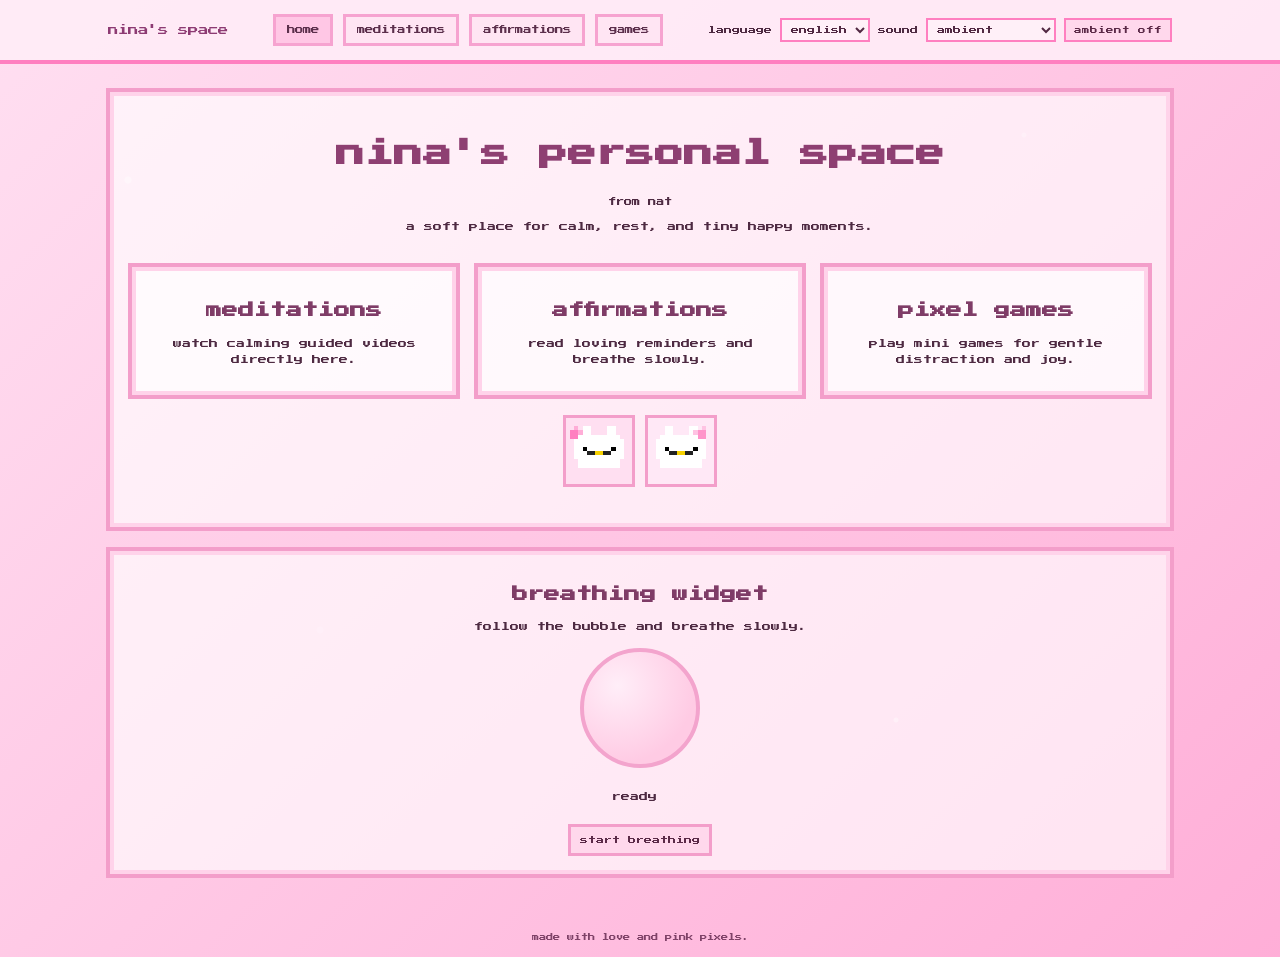
<file: index.html>
<!doctype html>
<html lang="en">
<head>
  <meta charset="utf-8">
  <meta name="viewport" content="width=device-width, initial-scale=1">
  <title>nina's personal space</title>
  <link rel="preconnect" href="https://fonts.googleapis.com">
  <link rel="preconnect" href="https://fonts.gstatic.com" crossorigin>
  <link href="https://fonts.googleapis.com/css2?family=Press+Start+2P&display=swap" rel="stylesheet">
  <link rel="stylesheet" href="styles.css">
</head>
<body>
  <div class="pixel-stars"></div>
  <header class="site-header">
  <nav class="nav">
    <a class="logo" href="index.html" data-i18n="logo">nina's space</a>
    <div class="nav-links">
      <a href="index.html" class="active" data-i18n="navHome">home</a>
      <a href="meditations.html"  data-i18n="navMeditations">meditations</a>
      <a href="affirmations.html"  data-i18n="navAffirmations">affirmations</a>
      <a href="games.html"  data-i18n="navGames">games</a>
    </div>
    <div class="lang-wrap">
      <label for="langSelect" data-i18n="langLabel">language</label>
      <select id="langSelect" aria-label="language switcher">
        <option value="en">english</option>
        <option value="sr">srpski</option>
      </select>
      <label for="soundSelect" data-i18n="soundLabel">sound</label>
      <select id="soundSelect" class="sound-select" aria-label="ambient type">
        <option value="ambient" data-i18n="soundAmbient">ambient</option>
        <option value="rain" data-i18n="soundRain">rain sounds</option>
        <option value="fire" data-i18n="soundFire">fire sounds</option>
        <option value="wind" data-i18n="soundWind">wind sounds</option>
        <option value="trees" data-i18n="soundTrees">trees sounds</option>
        <option value="lofi" data-i18n="soundLofi">lo-fi music</option>
      </select>
      <button id="audioToggle" class="audio-btn" type="button" data-i18n="audioToggleOff">ambient off</button>
    </div>
  </nav>
</header>
  <main>
    <section class="hero">
      <h1 data-i18n="homeTitle">nina's personal space</h1>
      <p class="small" data-i18n="homeFrom">from nat</p>
      <p data-i18n="homeIntro">a soft place for calm, rest, and tiny happy moments.</p>
      <div class="menu-grid">
        <a href="meditations.html" class="panel">
          <h2 data-i18n="homeCardMeditationsTitle">meditations</h2>
          <p data-i18n="homeCardMeditationsText">watch calming guided videos directly here.</p>
        </a>
        <a href="affirmations.html" class="panel">
          <h2 data-i18n="homeCardAffirmationsTitle">affirmations</h2>
          <p data-i18n="homeCardAffirmationsText">read loving reminders and breathe slowly.</p>
        </a>
        <a href="games.html" class="panel">
          <h2 data-i18n="homeCardGamesTitle">pixel games</h2>
          <p data-i18n="homeCardGamesText">play mini games for gentle distraction and joy.</p>
        </a>
      </div>
      <div class="kitty-strip" aria-hidden="true">
        <img src="assets/pixel-kitty-1.svg" alt="pixel kitty bow">
        <img src="assets/pixel-kitty-2.svg" alt="pixel kitty friend">
      </div>
    </section>
    <section class="breathing-widget hero">
      <h2 data-i18n="breathTitle">breathing widget</h2>
      <p data-i18n="breathText">follow the bubble and breathe slowly.</p>
      <div class="breath-visual" id="breathBubble"></div>
      <div class="breath-meta">
        <p id="breathPhase" data-i18n="breathReady">ready</p>
        <p id="breathCount"></p>
      </div>
      <button class="tiny-btn" id="breathToggle" type="button" data-i18n="breathStart">start breathing</button>
    </section>
  </main>
  <footer class="footer" data-i18n="footer">made with love and pink pixels.</footer>
  <script src="app.js"></script>
</body>
</html>
</file>
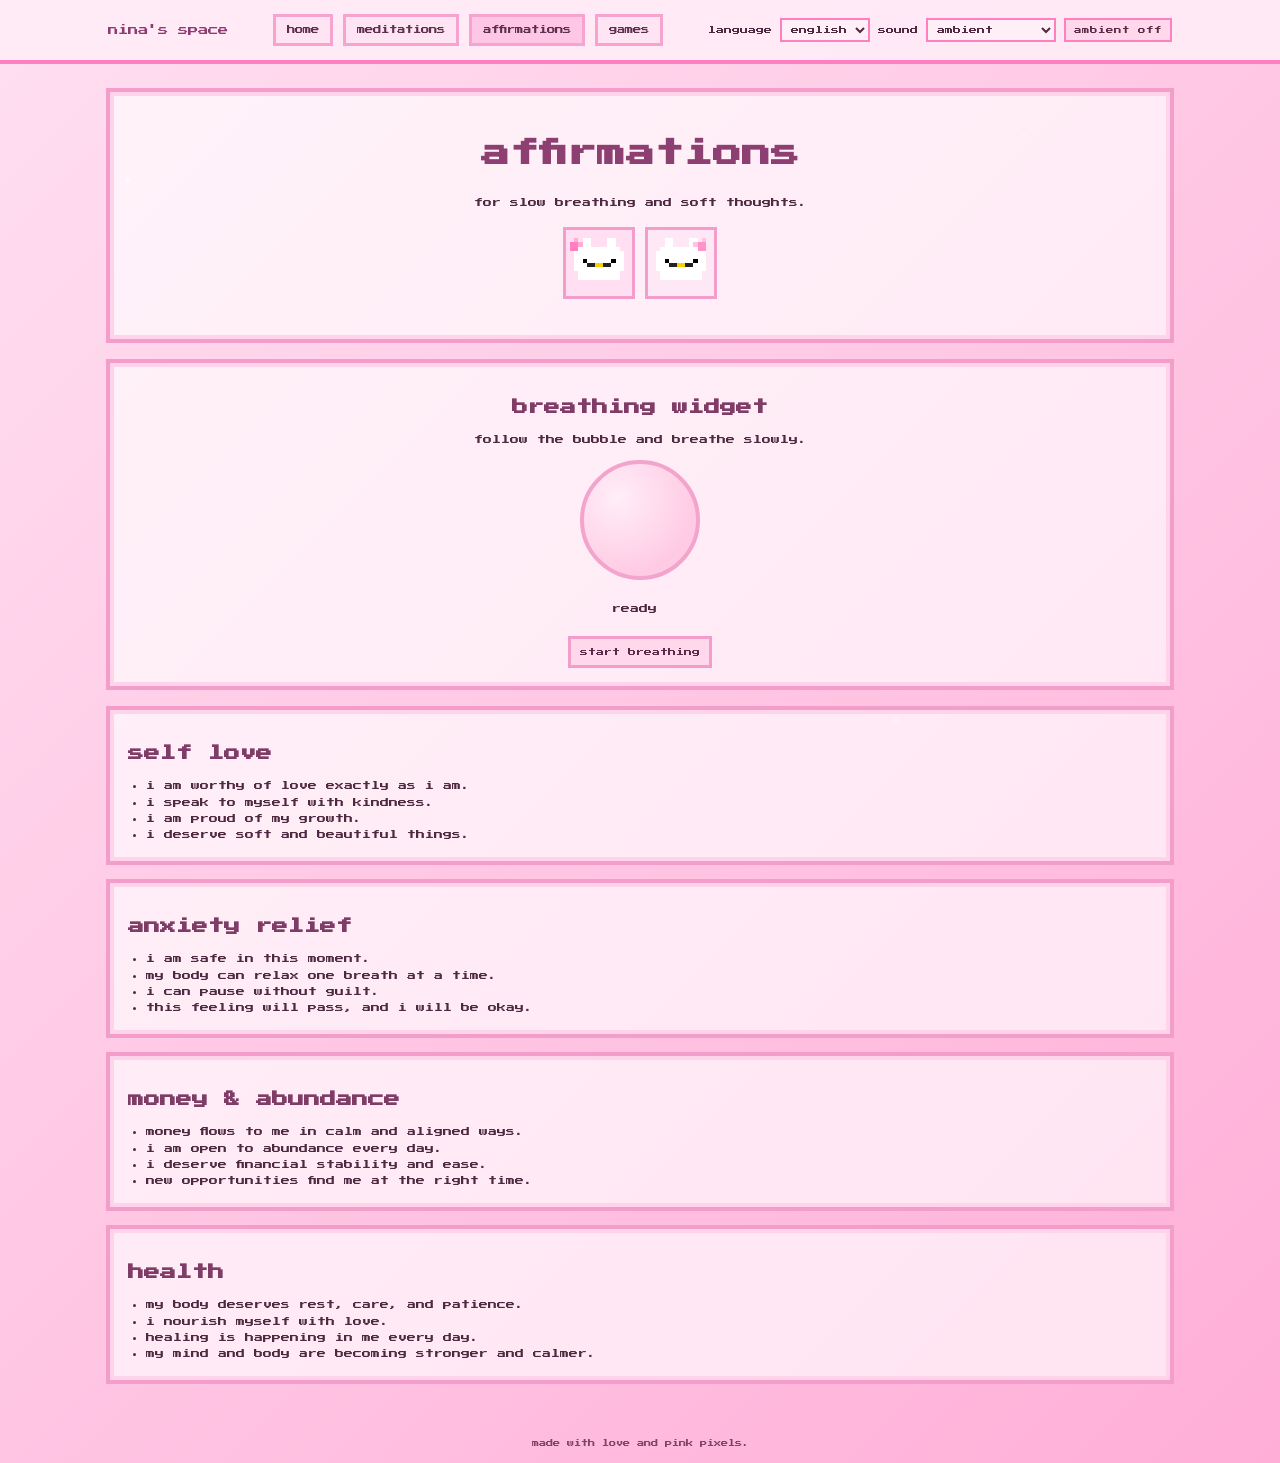
<file: affirmations.html>
<!doctype html>
<html lang="en">
<head>
  <meta charset="utf-8">
  <meta name="viewport" content="width=device-width, initial-scale=1">
  <title>affirmations</title>
  <link rel="preconnect" href="https://fonts.googleapis.com">
  <link rel="preconnect" href="https://fonts.gstatic.com" crossorigin>
  <link href="https://fonts.googleapis.com/css2?family=Press+Start+2P&display=swap" rel="stylesheet">
  <link rel="stylesheet" href="styles.css">
</head>
<body>
  <div class="pixel-stars"></div>
  <header class="site-header">
  <nav class="nav">
    <a class="logo" href="index.html" data-i18n="logo">nina's space</a>
    <div class="nav-links">
      <a href="index.html"  data-i18n="navHome">home</a>
      <a href="meditations.html"  data-i18n="navMeditations">meditations</a>
      <a href="affirmations.html" class="active" data-i18n="navAffirmations">affirmations</a>
      <a href="games.html"  data-i18n="navGames">games</a>
    </div>
    <div class="lang-wrap">
      <label for="langSelect" data-i18n="langLabel">language</label>
      <select id="langSelect" aria-label="language switcher">
        <option value="en">english</option>
        <option value="sr">srpski</option>
      </select>
      <label for="soundSelect" data-i18n="soundLabel">sound</label>
      <select id="soundSelect" class="sound-select" aria-label="ambient type">
        <option value="ambient" data-i18n="soundAmbient">ambient</option>
        <option value="rain" data-i18n="soundRain">rain sounds</option>
        <option value="fire" data-i18n="soundFire">fire sounds</option>
        <option value="wind" data-i18n="soundWind">wind sounds</option>
        <option value="trees" data-i18n="soundTrees">trees sounds</option>
        <option value="lofi" data-i18n="soundLofi">lo-fi music</option>
      </select>
      <button id="audioToggle" class="audio-btn" type="button" data-i18n="audioToggleOff">ambient off</button>
    </div>
  </nav>
</header>
  <main>
    <section class="hero">
      <h1 data-i18n="affTitle">affirmations</h1>
      <p data-i18n="affSubtitle">for slow breathing and soft thoughts.</p>
      <div class="kitty-strip" aria-hidden="true">
        <img src="assets/pixel-kitty-1.svg" alt="pixel kitty bow">
        <img src="assets/pixel-kitty-2.svg" alt="pixel kitty friend">
      </div>
    </section>
    <section class="breathing-widget hero">
      <h2 data-i18n="breathTitle">breathing widget</h2>
      <p data-i18n="breathText">follow the bubble and breathe slowly.</p>
      <div class="breath-visual" id="breathBubble"></div>
      <div class="breath-meta">
        <p id="breathPhase" data-i18n="breathReady">ready</p>
        <p id="breathCount"></p>
      </div>
      <button class="tiny-btn" id="breathToggle" type="button" data-i18n="breathStart">start breathing</button>
    </section>
    <section class="affirmation-layout">
      <article class="affirmation-box">
        <h2 data-i18n="affTopicSelfLove">self love</h2>
        <ul class="affirmation-list">
          <li data-i18n="affSelf1">i am worthy of love exactly as i am.</li>
          <li data-i18n="affSelf2">i speak to myself with kindness.</li>
          <li data-i18n="affSelf3">i am proud of my growth.</li>
          <li data-i18n="affSelf4">i deserve soft and beautiful things.</li>
        </ul>
      </article>
      <article class="affirmation-box">
        <h2 data-i18n="affTopicAnxiety">anxiety relief</h2>
        <ul class="affirmation-list">
          <li data-i18n="affAnx1">i am safe in this moment.</li>
          <li data-i18n="affAnx2">my body can relax one breath at a time.</li>
          <li data-i18n="affAnx3">i can pause without guilt.</li>
          <li data-i18n="affAnx4">this feeling will pass, and i will be okay.</li>
        </ul>
      </article>
      <article class="affirmation-box">
        <h2 data-i18n="affTopicMoney">money & abundance</h2>
        <ul class="affirmation-list">
          <li data-i18n="affMoney1">money flows to me in calm and aligned ways.</li>
          <li data-i18n="affMoney2">i am open to abundance every day.</li>
          <li data-i18n="affMoney3">i deserve financial stability and ease.</li>
          <li data-i18n="affMoney4">new opportunities find me at the right time.</li>
        </ul>
      </article>
      <article class="affirmation-box">
        <h2 data-i18n="affTopicHealth">health</h2>
        <ul class="affirmation-list">
          <li data-i18n="affHealth1">my body deserves rest, care, and patience.</li>
          <li data-i18n="affHealth2">i nourish myself with love.</li>
          <li data-i18n="affHealth3">healing is happening in me every day.</li>
          <li data-i18n="affHealth4">my mind and body are becoming stronger and calmer.</li>
        </ul>
      </article>
    </section>
  </main>
  <footer class="footer" data-i18n="footer">made with love and pink pixels.</footer>
  <script src="app.js"></script>
</body>
</html>
</file>
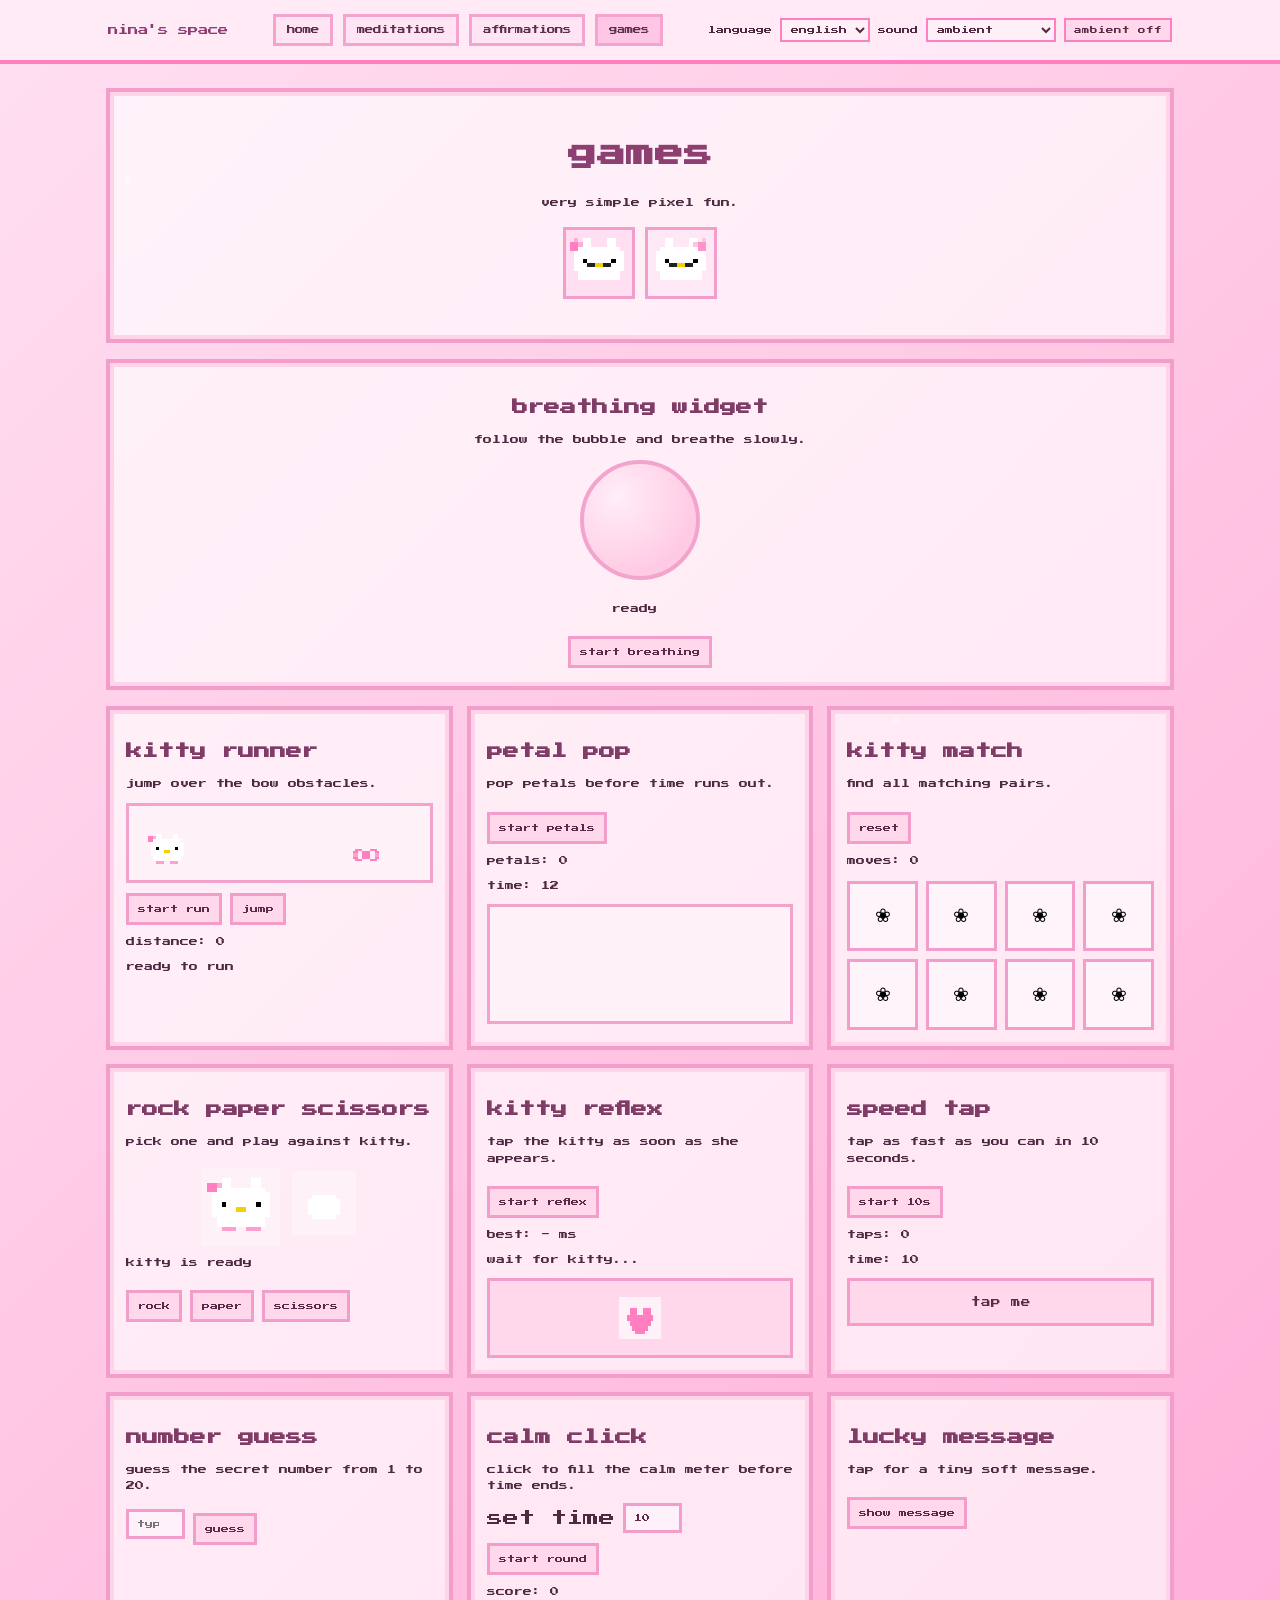
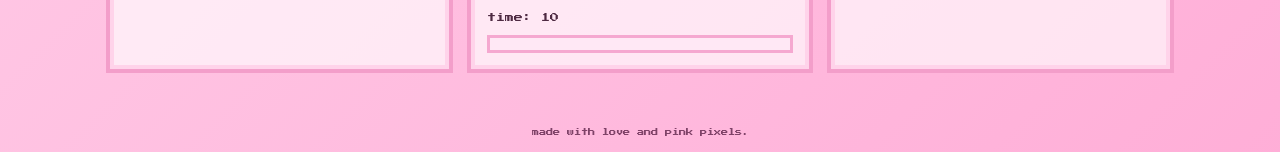
<file: games.html>
<!doctype html>
<html lang="en">
<head>
  <meta charset="utf-8">
  <meta name="viewport" content="width=device-width, initial-scale=1">
  <title>games</title>
  <link rel="preconnect" href="https://fonts.googleapis.com">
  <link rel="preconnect" href="https://fonts.gstatic.com" crossorigin>
  <link href="https://fonts.googleapis.com/css2?family=Press+Start+2P&display=swap" rel="stylesheet">
  <link rel="stylesheet" href="styles.css">
</head>
<body>
  <div class="pixel-stars"></div>
  <header class="site-header">
  <nav class="nav">
    <a class="logo" href="index.html" data-i18n="logo">nina's space</a>
    <div class="nav-links">
      <a href="index.html"  data-i18n="navHome">home</a>
      <a href="meditations.html"  data-i18n="navMeditations">meditations</a>
      <a href="affirmations.html"  data-i18n="navAffirmations">affirmations</a>
      <a href="games.html" class="active" data-i18n="navGames">games</a>
    </div>
    <div class="lang-wrap">
      <label for="langSelect" data-i18n="langLabel">language</label>
      <select id="langSelect" aria-label="language switcher">
        <option value="en">english</option>
        <option value="sr">srpski</option>
      </select>
      <label for="soundSelect" data-i18n="soundLabel">sound</label>
      <select id="soundSelect" class="sound-select" aria-label="ambient type">
        <option value="ambient" data-i18n="soundAmbient">ambient</option>
        <option value="rain" data-i18n="soundRain">rain sounds</option>
        <option value="fire" data-i18n="soundFire">fire sounds</option>
        <option value="wind" data-i18n="soundWind">wind sounds</option>
        <option value="trees" data-i18n="soundTrees">trees sounds</option>
        <option value="lofi" data-i18n="soundLofi">lo-fi music</option>
      </select>
      <button id="audioToggle" class="audio-btn" type="button" data-i18n="audioToggleOff">ambient off</button>
    </div>
  </nav>
</header>
  <main>
    <section class="hero">
      <h1 data-i18n="gamesTitle">games</h1>
      <p data-i18n="gamesSubtitle">very simple pixel fun.</p>
      <div class="kitty-strip" aria-hidden="true">
        <img src="assets/pixel-kitty-1.svg" alt="pixel kitty bow">
        <img src="assets/pixel-kitty-2.svg" alt="pixel kitty friend">
      </div>
    </section>
    <section class="breathing-widget hero">
      <h2 data-i18n="breathTitle">breathing widget</h2>
      <p data-i18n="breathText">follow the bubble and breathe slowly.</p>
      <div class="breath-visual" id="breathBubble"></div>
      <div class="breath-meta">
        <p id="breathPhase" data-i18n="breathReady">ready</p>
        <p id="breathCount"></p>
      </div>
      <button class="tiny-btn" id="breathToggle" type="button" data-i18n="breathStart">start breathing</button>
    </section>
    <section class="games-grid">
      <article class="game-box">
        <h2 data-i18n="game7Title">kitty runner</h2>
        <p data-i18n="game7Text">jump over the bow obstacles.</p>
        <div class="runner-track" id="runnerTrack">
          <img class="runner-kitty" id="runnerKitty" src="assets/pixel-kitty-runner.svg" alt="pixel hello kitty runner">
          <img class="runner-obstacle" id="runnerObstacle" src="assets/pixel-bow.svg" alt="pixel bow obstacle">
        </div>
        <div class="inline-row">
          <button class="tiny-btn" id="runnerStart" type="button" data-i18n="game7Start">start run</button>
          <button class="tiny-btn" id="runnerJump" type="button" data-i18n="game7Jump">jump</button>
        </div>
        <p><span data-i18n="game7Score">distance</span>: <span id="runnerScore">0</span></p>
        <p id="runnerStatus" data-i18n="game7StatusReady">ready to run</p>
      </article>

      <article class="game-box">
        <h2 data-i18n="game8Title">petal pop</h2>
        <p data-i18n="game8Text">pop petals before time runs out.</p>
        <button class="tiny-btn" id="petalStart" type="button" data-i18n="game8Start">start petals</button>
        <p><span data-i18n="game8Score">petals</span>: <span id="petalScore">0</span></p>
        <p><span data-i18n="game8Time">time</span>: <span id="petalTime">12</span></p>
        <div class="petal-box" id="petalBox"></div>
      </article>

      <article class="game-box">
        <h2 data-i18n="game2Title">kitty match</h2>
        <p data-i18n="game2Text">find all matching pairs.</p>
        <button class="tiny-btn" id="resetKitty" type="button" data-i18n="game2Reset">reset</button>
        <p><span data-i18n="game2Moves">moves</span>: <span id="kittyMoves">0</span></p>
        <p id="kittyWon" data-i18n="game2Won" hidden>you did it.</p>
        <div class="kitty-board" id="kittyBoard"></div>
      </article>

      <article class="game-box">
        <h2 data-i18n="game4Title">rock paper scissors</h2>
        <p data-i18n="game4Text">pick one and play against kitty.</p>
        <div class="rps-wrap">
          <div class="rps-kitty">
            <img id="rpsKitty" src="assets/pixel-kitty-runner.svg" alt="pixel hello kitty rps">
          </div>
          <div class="rps-hand">
            <img id="rpsHand" src="assets/pixel-hand-idle.svg" alt="pixel white hand">
          </div>
        </div>
        <p id="rpsKittyMood" data-i18n="game4KittyReady">kitty is ready</p>
        <div class="inline-row">
          <button class="tiny-btn" type="button" data-rps="rock" data-i18n="game4Rock">rock</button>
          <button class="tiny-btn" type="button" data-rps="paper" data-i18n="game4Paper">paper</button>
          <button class="tiny-btn" type="button" data-rps="scissors" data-i18n="game4Scissors">scissors</button>
        </div>
        <p id="rpsResult"></p>
      </article>

      <article class="game-box">
        <h2 data-i18n="game9Title">kitty reflex</h2>
        <p data-i18n="game9Text">tap the kitty as soon as she appears.</p>
        <button class="tiny-btn" id="reflexStart" type="button" data-i18n="game9Start">start reflex</button>
        <p><span data-i18n="game9Best">best</span>: <span id="reflexBest">-</span> ms</p>
        <p id="reflexStatus" data-i18n="game9Ready">wait for kitty...</p>
        <button class="tap-burst-btn" id="reflexTap" type="button" disabled>
          <img id="reflexIcon" src="assets/pixel-heart.svg" alt="pixel reflex icon">
        </button>
      </article>

      <article class="game-box">
        <h2 data-i18n="game6Title">speed tap</h2>
        <p data-i18n="game6Text">tap as fast as you can in 10 seconds.</p>
        <button class="tiny-btn" id="speedTapBtn" type="button" data-i18n="game6Btn">start 10s</button>
        <p><span data-i18n="game6Taps">taps</span>: <span id="speedTapCount">0</span></p>
        <p><span data-i18n="game6Time">time</span>: <span id="speedTapTime">10</span></p>
        <button class="tap-burst-btn" id="speedTapArea" type="button" data-i18n="game6TapBtn">tap me</button>
      </article>

      <article class="game-box">
        <h2 data-i18n="game3Title">number guess</h2>
        <p data-i18n="game3Text">guess the secret number from 1 to 20.</p>
        <div class="inline-row">
          <input id="guessInput" class="mini-input" type="number" min="1" max="20" data-i18n-placeholder="game3Placeholder" placeholder="type number">
          <button class="tiny-btn" id="guessBtn" type="button" data-i18n="game3Btn">guess</button>
        </div>
        <p id="guessHint"></p>
      </article>

      <article class="game-box">
        <h2 data-i18n="game1Title">calm click</h2>
        <p data-i18n="game1Text">click to fill the calm meter before time ends.</p>
        <div class="inline-row">
          <label for="calmSetTime" data-i18n="game1SetTime">set time</label>
          <input id="calmSetTime" class="mini-input" type="number" min="2" max="60" value="10">
        </div>
        <button class="tiny-btn" id="startCalmClick" type="button" data-i18n="game1Btn">start round</button>
        <p><span data-i18n="game1Score">score</span>: <span id="calmScore">0</span></p>
        <p><span data-i18n="game1Time">time</span>: <span id="calmTime">10</span></p>
        <div class="meter"><div class="meter-fill" id="meterFill"></div></div>
      </article>

      <article class="game-box">
        <h2 data-i18n="game5Title">lucky message</h2>
        <p data-i18n="game5Text">tap for a tiny soft message.</p>
        <button class="tiny-btn" id="luckyBtn" type="button" data-i18n="game5Btn">show message</button>
        <p id="luckyText"></p>
      </article>
    </section>
  </main>
  <footer class="footer" data-i18n="footer">made with love and pink pixels.</footer>
  <script src="app.js"></script>
</body>
</html>
</file>
<file: styles.css>
:root {
  --pink-1: #ffd6ec;
  --pink-2: #ffc1e1;
  --pink-3: #ff9ecf;
  --pink-4: #ff7fc0;
  --berry: #8d3b73;
  --card: rgba(255, 255, 255, 0.65);
}

* {
  box-sizing: border-box;
}

body {
  margin: 0;
  min-height: 100vh;
  font-family: "Press Start 2P", monospace;
  color: #4e2a42;
  text-transform: lowercase;
  background: linear-gradient(-45deg, var(--pink-1), var(--pink-2), var(--pink-3), #ffdff1);
  background-size: 400% 400%;
  animation: dreamyGradient 24s ease infinite;
}

@keyframes dreamyGradient {
  0% {
    background-position: 0% 50%;
  }
  50% {
    background-position: 100% 50%;
  }
  100% {
    background-position: 0% 50%;
  }
}

.pixel-stars {
  position: fixed;
  inset: 0;
  pointer-events: none;
  opacity: 0.35;
  background-image:
    radial-gradient(circle at 10% 20%, #fff 0 3px, transparent 4px),
    radial-gradient(circle at 80% 15%, #ffeaf7 0 2px, transparent 3px),
    radial-gradient(circle at 70% 80%, #fff 0 2px, transparent 3px),
    radial-gradient(circle at 25% 70%, #ffe0f0 0 3px, transparent 4px);
  animation: drift 18s ease-in-out infinite alternate;
}

@keyframes drift {
  from {
    transform: translateY(-4px);
  }
  to {
    transform: translateY(6px);
  }
}

.site-header {
  position: sticky;
  top: 0;
  z-index: 5;
  background: rgba(255, 236, 247, 0.92);
  border-bottom: 4px solid var(--pink-4);
}

.nav {
  max-width: 1100px;
  margin: 0 auto;
  padding: 14px 18px;
  display: flex;
  align-items: center;
  justify-content: space-between;
  gap: 12px;
}

.logo {
  color: var(--berry);
  text-decoration: none;
  font-size: 0.65rem;
}

.nav-links {
  display: flex;
  gap: 10px;
  flex-wrap: wrap;
}

.nav-links a {
  text-decoration: none;
  color: #5c2f4c;
  background: #ffe5f3;
  border: 3px solid #f6a3d0;
  padding: 9px 11px;
  font-size: 0.53rem;
}

.nav-links a:hover,
.nav-links a.active {
  background: #ffc7e5;
}

.lang-wrap {
  display: flex;
  align-items: center;
  gap: 8px;
  font-size: 0.5rem;
}

.audio-btn {
  border: 2px solid var(--pink-4);
  background: #ffd8ec;
  color: #5b2a48;
  font-family: inherit;
  font-size: 0.47rem;
  padding: 6px 8px;
  cursor: pointer;
}

.audio-btn:hover {
  background: #ffc2e2;
}

select {
  font-family: inherit;
  font-size: 0.5rem;
  border: 2px solid var(--pink-4);
  background: #fff0f8;
  color: #512943;
  padding: 5px;
}

main {
  max-width: 1100px;
  margin: 24px auto 40px;
  padding: 0 16px;
  position: relative;
  z-index: 1;
}

.hero,
.panel,
.game-box,
.video-card,
.affirmation-box {
  background: var(--card);
  border: 4px solid #f39eca;
  box-shadow: 0 0 0 4px #ffd3ea inset;
}

.hero {
  text-align: center;
  padding: 40px 18px;
}

.kitty-strip {
  margin-top: 16px;
  display: flex;
  justify-content: center;
  gap: 10px;
  flex-wrap: wrap;
}

.kitty-strip img {
  width: 72px;
  height: 72px;
  image-rendering: pixelated;
  border: 3px solid #f39eca;
  background: #ffe8f6;
}

h1 {
  margin: 0 0 20px;
  font-size: clamp(1rem, 3.4vw, 1.8rem);
  line-height: 1.5;
  color: #8e3f72;
}

h2 {
  font-size: clamp(0.7rem, 2.2vw, 1rem);
  line-height: 1.5;
  color: #7f3c67;
}

p,
li {
  font-size: 0.56rem;
  line-height: 1.8;
}

.small {
  font-size: 0.52rem;
}

.menu-grid {
  margin-top: 28px;
  display: grid;
  grid-template-columns: repeat(auto-fit, minmax(220px, 1fr));
  gap: 14px;
}

.panel {
  padding: 18px;
  text-decoration: none;
  color: inherit;
}

.panel:hover {
  transform: translateY(-2px);
}

.cards {
  display: grid;
  grid-template-columns: repeat(auto-fit, minmax(250px, 1fr));
  gap: 14px;
}

.video-card {
  padding: 14px;
}

.video-thumb {
  width: 100%;
  border: 3px solid #f39eca;
  image-rendering: pixelated;
}

.watch-btn {
  margin-top: 10px;
  width: 100%;
  border: 3px solid #f39eca;
  background: #ffd8ec;
  color: #5b2a48;
  font-family: inherit;
  font-size: 0.5rem;
  padding: 10px;
  cursor: pointer;
}

.watch-btn:hover {
  background: #ffc4e2;
}

.video-embed {
  width: 100%;
  aspect-ratio: 16 / 9;
  border: 0;
  margin-top: 10px;
}

.affirmation-layout {
  display: grid;
  grid-template-columns: 1fr;
  gap: 14px;
}

.breathing-widget {
  margin: 16px 0;
  padding: 18px;
  text-align: center;
}

.breath-visual {
  width: 120px;
  height: 120px;
  margin: 12px auto;
  border-radius: 50%;
  border: 4px solid #f3a4cd;
  background: radial-gradient(circle at 30% 30%, #ffeef8, #ffcbe4 70%);
  transition: transform 2.4s ease-in-out;
  transform: scale(1);
}

.breath-meta {
  display: flex;
  justify-content: center;
  gap: 12px;
  min-height: 20px;
}

.affirmation-box {
  padding: 18px;
}

.affirmation-list {
  margin: 0;
  padding-left: 18px;
}

.pixel-row {
  display: flex;
  gap: 8px;
  flex-wrap: wrap;
  margin-top: 12px;
}

.pixel-sticker {
  background: #ffe5f4;
  border: 3px solid #f2a0cb;
  padding: 10px;
  font-size: 0.5rem;
}

.games-grid {
  display: grid;
  grid-template-columns: repeat(auto-fit, minmax(260px, 1fr));
  gap: 14px;
}

.game-box {
  padding: 16px;
}

.meter {
  width: 100%;
  height: 18px;
  border: 3px solid #f5a8d0;
  background: #ffe8f5;
  margin-top: 8px;
}

.meter-fill {
  height: 100%;
  width: 0;
  background: linear-gradient(to right, #ffa6d2, #ff7fbe);
  transition: width 0.2s linear;
}

.tiny-btn {
  margin-top: 10px;
  border: 3px solid #f39eca;
  background: #ffd8ec;
  color: #5b2a48;
  font-family: inherit;
  font-size: 0.5rem;
  padding: 9px;
  cursor: pointer;
}

.inline-row {
  display: flex;
  gap: 8px;
  flex-wrap: wrap;
  align-items: center;
}

.mini-input {
  font-family: inherit;
  font-size: 0.5rem;
  border: 3px solid #f39eca;
  background: #fff1f9;
  color: #5b2a48;
  padding: 8px;
  max-width: 170px;
}

.rps-kitty {
  margin-top: 8px;
  display: flex;
  justify-content: center;
}

.rps-wrap {
  display: flex;
  justify-content: center;
  align-items: center;
  gap: 12px;
  margin-top: 8px;
}

.rps-kitty img {
  width: 78px;
  height: 78px;
  image-rendering: pixelated;
}

.rps-hand img {
  width: 64px;
  height: 64px;
  image-rendering: pixelated;
}

.rps-kitty img.win {
  animation: kittyWin 0.5s ease 2;
}

.rps-kitty img.lose {
  animation: kittyAngry 0.45s steps(2) 2;
}

.rps-kitty img.draw {
  animation: kittyDraw 0.6s ease 1;
}

@keyframes kittyWin {
  0% { transform: translateY(0) scale(1); }
  50% { transform: translateY(-10px) scale(1.1); }
  100% { transform: translateY(0) scale(1); }
}

@keyframes kittyAngry {
  0% { transform: translateX(0) scale(1); filter: hue-rotate(0deg); }
  50% { transform: translateX(-3px) scale(1.02); filter: hue-rotate(-25deg); }
  100% { transform: translateX(0) scale(1); filter: hue-rotate(0deg); }
}

@keyframes kittyDraw {
  0% { transform: rotate(0deg); }
  25% { transform: rotate(-6deg); }
  75% { transform: rotate(6deg); }
  100% { transform: rotate(0deg); }
}

.tap-burst-btn {
  margin-top: 10px;
  width: 100%;
  border: 3px solid #f39eca;
  background: #ffd8ec;
  color: #5b2a48;
  font-family: inherit;
  font-size: 0.6rem;
  padding: 16px;
  cursor: pointer;
  display: grid;
  place-items: center;
}

.tap-burst-btn img {
  width: 42px;
  height: 42px;
  image-rendering: pixelated;
}

.runner-track {
  position: relative;
  height: 80px;
  border: 3px solid #f3a2cc;
  background: #fff1f8;
  margin-top: 10px;
  overflow: hidden;
}

.runner-kitty,
.runner-obstacle {
  position: absolute;
  bottom: 8px;
  image-rendering: pixelated;
}

.runner-kitty {
  left: 16px;
  width: 44px;
  height: 44px;
  transition: bottom 0.08s linear;
}

.runner-obstacle {
  left: 220px;
  width: 34px;
  height: 34px;
}

.petal-box {
  margin-top: 10px;
  height: 120px;
  border: 3px solid #f3a2cc;
  background: #fff1f8;
  position: relative;
  overflow: hidden;
}

.petal-btn {
  position: absolute;
  border: 2px solid #f39eca;
  background: #ffd8ec;
  color: #5b2a48;
  font-family: inherit;
  font-size: 0.7rem;
  cursor: pointer;
  width: 40px;
  height: 40px;
  display: grid;
  place-items: center;
  padding: 0;
}

.petal-btn img {
  width: 30px;
  height: 30px;
  image-rendering: pixelated;
}

.kitty-board {
  display: grid;
  grid-template-columns: repeat(4, 1fr);
  gap: 8px;
  margin-top: 12px;
}

.kitty-cell {
  aspect-ratio: 1;
  border: 3px solid #f39eca;
  background: #fff4fa;
  cursor: pointer;
  display: grid;
  place-items: center;
  font-size: 1.2rem;
}

.footer {
  text-align: center;
  padding: 16px;
  font-size: 0.45rem;
  color: #7f4268;
}

@media (max-width: 800px) {
  .nav {
    align-items: flex-start;
    flex-direction: column;
  }
}
</file>
